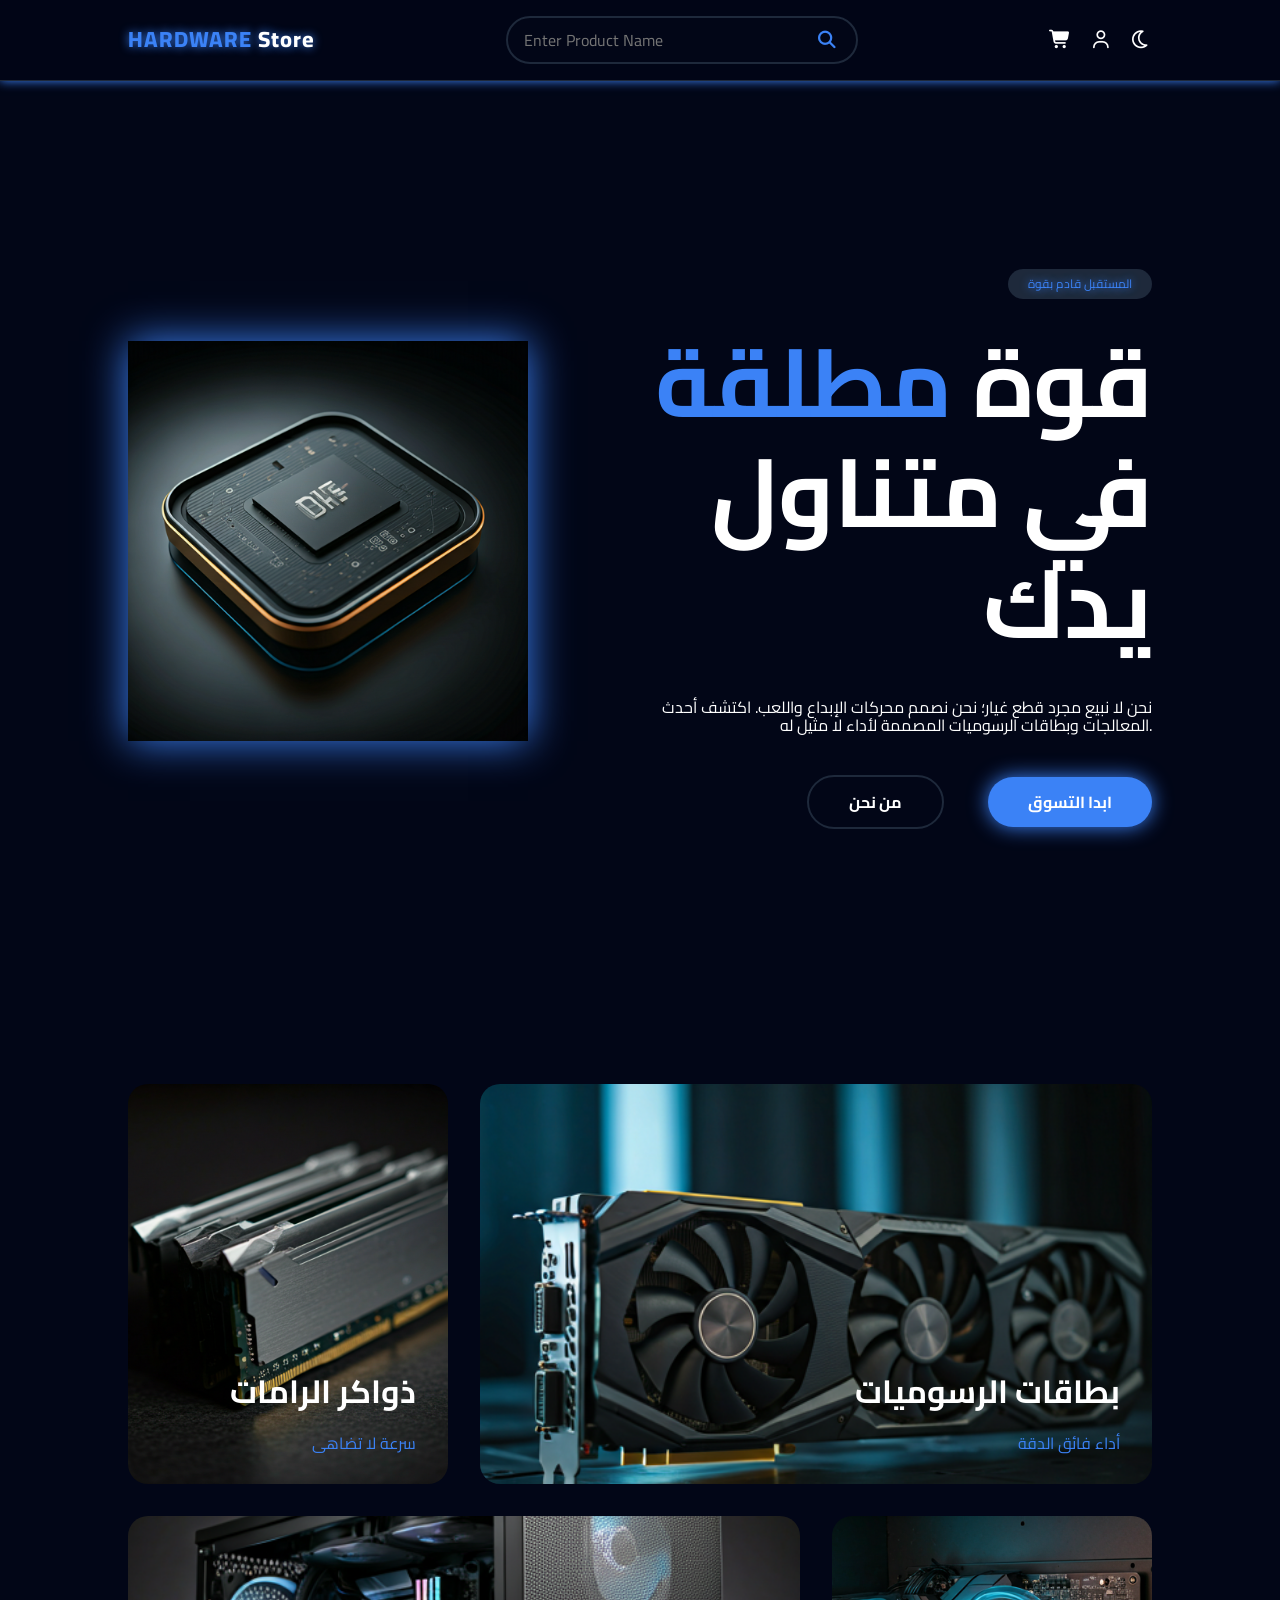
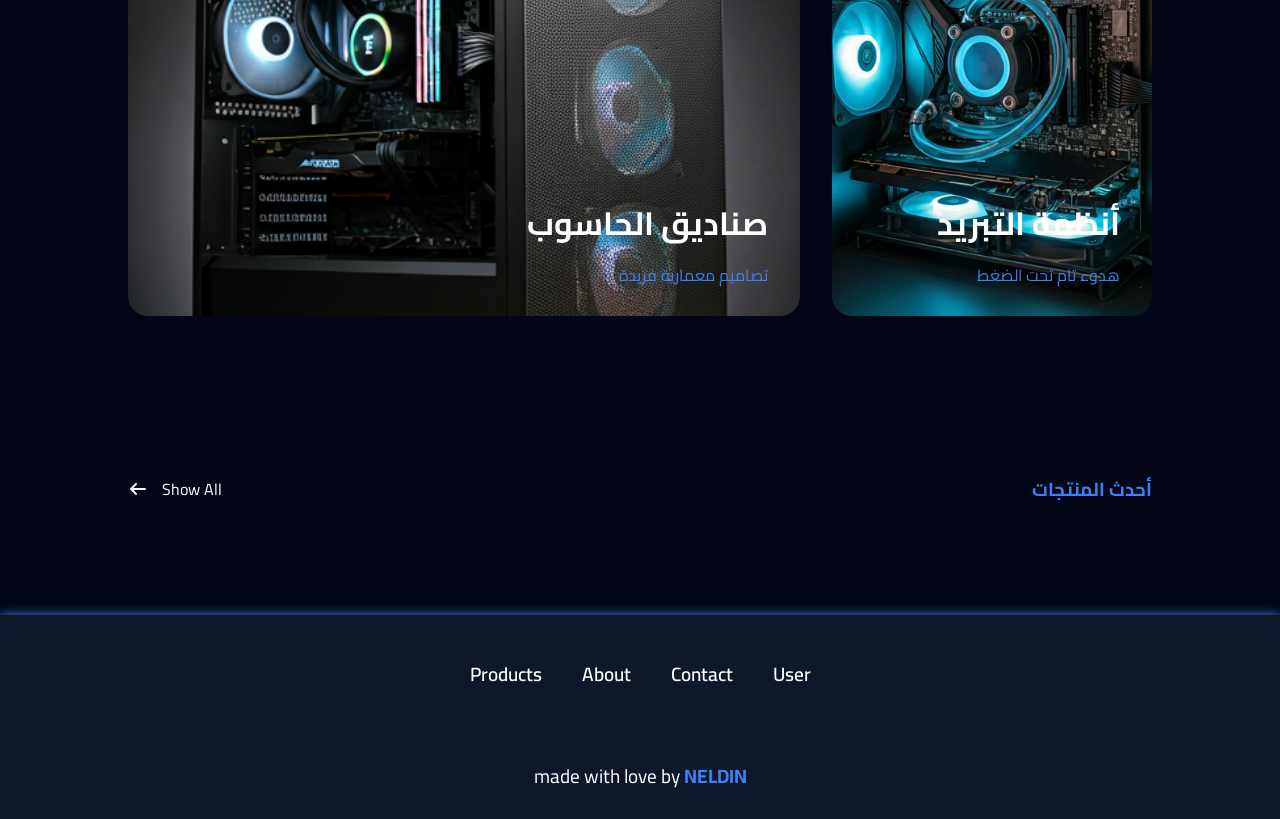
<file: index.html>
﻿<!doctype html>
<html lang="en">
  <head>
    <meta charset="UTF-8" />
    <meta name="viewport" content="width=device-width, initial-scale=1.0" />
    <!-- Global CSS -->
    <link rel="stylesheet" href="CSS/global.css" />
    <!-- Normalize library -->
    <link rel="stylesheet" href="CSS/normalize.css" />
    <!-- font link -->
    <link rel="preconnect" href="https://fonts.googleapis.com" />
    <link rel="preconnect" href="https://fonts.gstatic.com" crossorigin />
    <link
      href="https://fonts.googleapis.com/css2?family=Cairo:wght@200..1000&display=swap"
      rel="stylesheet"
    />
    <!-- Font Awesome library -->
    <link rel="stylesheet" href="CSS/all.min.css" />
    <!-- Navbar CSS -->
    <link rel="stylesheet" href="CSS/navbar.css" />
    <!-- Home CSS -->
    <link rel="stylesheet" href="CSS/home.css" />
    <!-- Component CSS -->
    <link rel="stylesheet" href="CSS/component.css" />
    <!-- Footer CSS -->
    <link rel="stylesheet" href="CSS/footer.css" />
    <!-- Cart CSS -->
    <link rel="stylesheet" href="CSS/cart.css" />
    <title>HARDWARE Store</title>
  </head>
  <body>
    <!-- start nav -->
    <nav>
      <div class="logo">
        <a href="index.html"><span>HARDWARE</span> Store</a>
      </div>
      <div class="search-bar">
        <input type="text" name="search-bar" placeholder="Enter Product Name" />
        <i class="fa-solid fa-magnifying-glass"></i>
      </div>
      <div class="icons">
        <a href="#"><i class="fa-solid fa-cart-shopping shopping"></i></a>
        <a href="#"><i class="fa-regular fa-user"></i></a>
        <a href="#"><i class="fa-regular fa-sun theme"></i></a>
      </div>
    </nav>
    <!-- end nav -->
    <!-- start cart -->
    <div class="cart">
      <div class="total-box">
        <div class="total">$0</div>
      </div>
      <div class="productsInCart">
      </div>
    </div>
    <!-- end cart -->
    <!-- start hero -->
    <section class="hero">
      <div class="container">
        <div class="photo">
          <div class="image reveal">
            <img src="img/hero.png" alt="hero" loading="lazy" />
          </div>
        </div>
        <div class="intro-text">
          <p class="reveal">المستقبل قادم بقوة</p>
          <h1 class="reveal">قوة <span>مطلقة</span> في متناول يدك</h1>
          <p class="reveal">
            نحن لا نبيع مجرد قطع غيار؛ نحن نصمم محركات الإبداع واللعب. اكتشف
            أحدث المعالجات وبطاقات الرسوميات المصممة لأداء لا مثيل له.
          </p>
          <div class="hero-btn">
            <button class="about reveal">
              <a href="about.html">من نحن</a>
            </button>
            <button class="start reveal">
              <a href="products.html">ابدا التسوق</a>
            </button>
          </div>
        </div>
      </div>
    </section>
    <!-- end hero -->
    <!-- start gallery -->
    <section class="gallery">
      <div class="container">
        <div class="photo-1 photo reveal">
          <img src="img/ram.png" alt="" />
          <div class="text">
            <h3>ذواكر الرامات</h3>
            <p>سرعة لا تضاهى</p>
          </div>
        </div>
        <div class="photo-2 photo reveal">
          <img src="img/gpu.png" alt="" />
          <div class="text">
            <h3>بطاقات الرسوميات</h3>
            <p>أداء فائق الدقة</p>
          </div>
        </div>
        <div class="photo-3 photo reveal">
          <img src="img/case.png" alt="" />
          <div class="text">
            <h3>صناديق الحاسوب</h3>
            <p>تصاميم معمارية فريدة</p>
          </div>
        </div>
        <div class="photo-4 photo reveal">
          <img src="img/cooler.png" alt="" />
          <div class="text">
            <h3>أنظمة التبريد</h3>
            <p>هدوء تام تحت الضغط</p>
          </div>
        </div>
      </div>
    </section>
    <!-- end gallery -->
    <!-- start recent products -->
    <section class="recent-products">
      <div class="text">
        <h3>أحدث المنتجات</h3>
        <a href="products.html"
          ><i class="fa-solid fa-arrow-left"></i> Show All
        </a>
      </div>
      <div class="card-container">
        
      </div>
    </section>
    <!-- end recent products -->
    <footer>
      <ul class="links">
        <li>
          <a href="products.html">Products</a>
        </li>
        <li>
          <a href="about.html">About</a>
        </li>
        <li>
          <a href="contact.html">Contact</a>
        </li>
        <li>
          <a href="user.html">User</a>
        </li>
      </ul>
      <div class="message">made with love by <span>NELDIN</span></div>
    </footer>
    <script src="JS/main.js"></script>
    <script src="JS/cart.js"></script>
    <script src="JS/products.js"></script>
  </body>
</html>
</file>
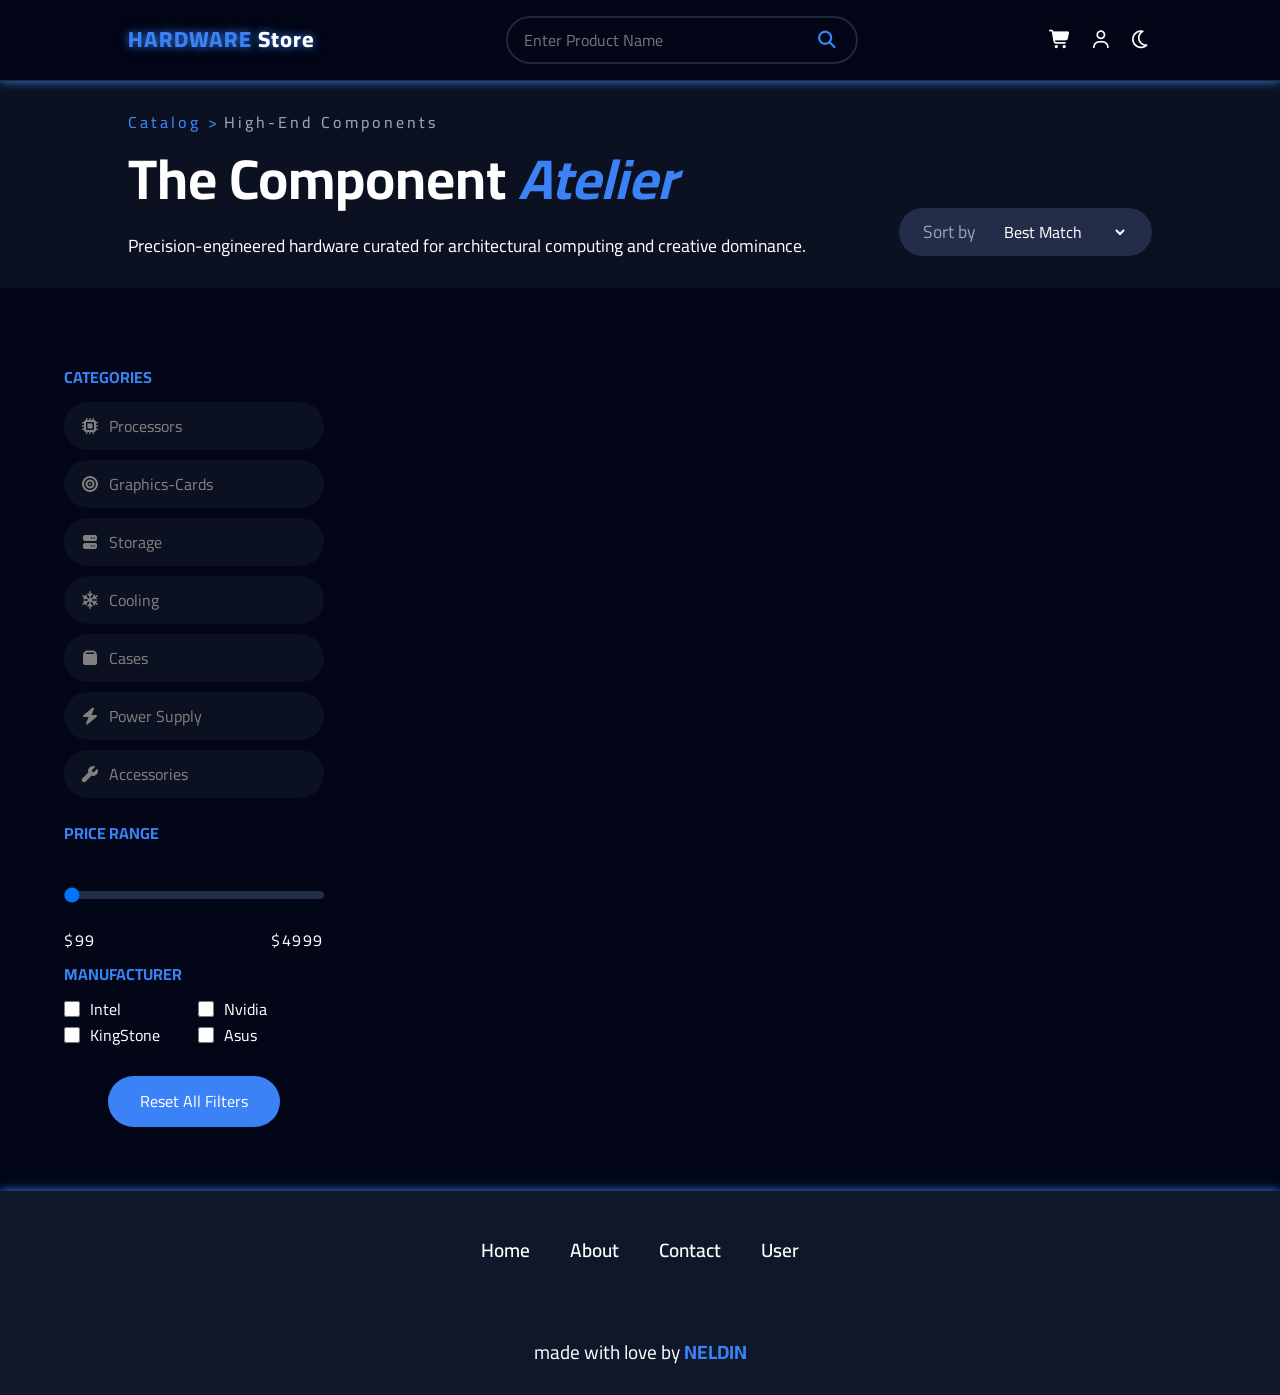
<file: products.html>
<!doctype html>
<html lang="en">
  <head>
    <meta charset="UTF-8" />
    <meta name="viewport" content="width=device-width, initial-scale=1.0" />
    <!-- Normalize library -->
    <link rel="stylesheet" href="CSS/normalize.css" />
    <!-- font link -->
    <link rel="preconnect" href="https://fonts.googleapis.com" />
    <link rel="preconnect" href="https://fonts.gstatic.com" crossorigin />
    <link
      href="https://fonts.googleapis.com/css2?family=Cairo:wght@200..1000&display=swap"
      rel="stylesheet"
    />
    <!-- Global CSS -->
    <link rel="stylesheet" href="CSS/global.css" />
    <!-- Font Awesome library -->
    <link rel="stylesheet" href="CSS/all.min.css" />
    <!-- Navbar CSS -->
    <link rel="stylesheet" href="CSS/navbar.css" />
    <!-- Component CSS -->
    <link rel="stylesheet" href="CSS/component.css" />
    <!-- Header Product CSS -->
    <link rel="stylesheet" href="CSS/headerProduct.css" />
    <!-- Filter Product CSS -->
    <link rel="stylesheet" href="CSS/filterProducts.css" />
    <!-- Footer Product CSS -->
    <link rel="stylesheet" href="CSS/footer.css" />
    <!-- Cart CSS -->
    <link rel="stylesheet" href="CSS/cart.css" />
    <title>Products</title>
  </head>
  <body>
    <!-- start nav -->
    <nav>
      <div class="logo">
        <a href="index.html"><span>HARDWARE</span> Store</a>
      </div>
      <div class="search-bar">
        <input
          type="text"
          name="search-bar"
          placeholder="Enter Product Name"
          class="search"
        />
        <i class="fa-solid fa-magnifying-glass"></i>
      </div>
      <div class="icons">
        <a href="#"><i class="fa-solid fa-cart-shopping shopping"></i></a>
        <a href="#"><i class="fa-regular fa-user"></i></a>
        <a href="#"><i class="fa-regular fa-sun theme"></i></a>
      </div>
    </nav>
    <!-- end nav -->
    <!-- start cart -->
    <div class="cart">
      <div class="total-box">
        <div class="total">$0</div>
      </div>
      <div class="productsInCart">
      </div>
    </div>
    <!-- end cart -->
    <!-- start header -->
    <header>
      <div class="left-side">
        <div class="path">
          <span>Catalog </span>
          <span>></span>
          <span> High-End Components</span>
        </div>
        <h1>The Component <span>Atelier</span></h1>
        <p>
          Precision-engineered hardware curated for architectural computing and
          creative dominance.
        </p>
      </div>
      <div class="right-side">
        <label for="select">Sort by</label>
        <select class="select" id="select">
          <option>Best Match</option>
          <option>Price: high to low</option>
          <option>Price: low to high</option>
          <option>Newest Arrival</option>
        </select>
      </div>
    </header>
    <!-- end header -->
    <section class="products-container">
      <aside class="filters">
        <div class="categories-container">
          <h3>Categories</h3>
          <div class="categories">
            <button data-cat="Processors">
              <div class="iconAndName">
                <span><i class="fa-solid fa-microchip"></i></span>
                <span>Processors</span>
              </div>
              <span class="num">23</span>
            </button>
            <button data-cat="Graphics">
              <div class="iconAndName">
                <span><i class="fa-solid fa-bullseye"></i></span>
                <span>Graphics-Cards</span>
              </div>
              <span class="num">26</span>
            </button>
            <button data-cat="Storage">
              <div class="iconAndName">
                <span><i class="fa-solid fa-server"></i></span>
                <span>Storage</span>
              </div>
              <span class="num">12</span>
            </button>
            <button data-cat="Cooling">
              <div class="iconAndName">
                <span><i class="fa-regular fa-snowflake"></i></span>
                <span>Cooling</span>
              </div>
              <span class="num">10</span>
            </button>
            <button data-cat="Cases">
              <div class="iconAndName">
                <span><i class="fa-solid fa-box"></i></span>
                <span>Cases</span>
              </div>
              <span class="num">34</span>
            </button>
            <button data-cat="Powersupply">
              <div class="iconAndName">
                <span><i class="fa-solid fa-bolt"></i></span>
                <span>Power Supply</span>
              </div>
              <span class="num">34</span>
            </button>
            <button data-cat="Accessories">
              <div class="iconAndName">
                <span><i class="fa-solid fa-wrench"></i></span>
                <span>Accessories</span>
              </div>
              <span class="num">34</span>
            </button>
          </div>
        </div>
        <div class="price-range-container">
          <h3>Price Range</h3>
          <div class="range">
            <input
              type="range"
              min="99"
              max="4999"
              step="100"
              value="99"
              id="range"
            />
            <div class="range-numbers">
              <span class="min-range">$99</span>
              <span>$4999</span>
            </div>
          </div>
        </div>
        <div class="manufacturer-container">
          <h3>Manufacturer</h3>
          <div class="manufacturer">
            <label>
              <input type="checkbox" />
              Intel
            </label>
            <label>
              <input type="checkbox" />
              Nvidia
            </label>
            <label>
              <input type="checkbox" />
              KingStone
            </label>
            <label>
              <input type="checkbox" />
              Asus
            </label>
          </div>
        </div>
        <button class="btn" onclick="resetFilters()">Reset All Filters</button>
      </aside>
      <div class="products-cards"></div>
    </section>
    <footer>
      <ul class="links">
        <li>
          <a href="index.html">Home</a>
        </li>
        <li>
          <a href="about.html">About</a>
        </li>
        <li>
          <a href="contact.html">Contact</a>
        </li>
        <li>
          <a href="user.html">User</a>
        </li>
      </ul>
      <div class="message">made with love by <span>NELDIN</span></div>
    </footer>
    <script src="JS/cart.js"></script>
    <script src="JS/main.js"></script>
    <script src="JS/products.js"></script>
  </body>
</html>
</file>
<file: CSS/global.css>
* {
  box-sizing: border-box;
}
html {
  scroll-behavior: smooth;
}
:root {
  --bg-main: #020617;
  --bg-select: #232c49;
  --bg-card: #0f172a;
  --bg-products: #0b1120;
  --bg-num: rgb(216 226 255);
  --text-main: #ffffff;
  --text-muted: #94a3b8;
  --primary: #3b82f6;
  --border-color: #1e293b;
}

body.light-mode {
  --bg-main: #f8fafc;
  --bg-select: #ececec;
  --bg-card: #ffffff;
  --bg-products: #f8fafc;
  --bg-num: rgb(216 226 255);
  --text-main: #0f172a;
  --text-muted: #64748b;
  --border-color: #e2e8f0;
}
body {
  background-color: var(--bg-main);
  font-family: "cairo", sans-serif;
  transition:
    background-color 0.3s,
    color 0.3s;
  -webkit-transition:
    background-color 0.3s,
    color 0.3s;
  -moz-transition:
    background-color 0.3s,
    color 0.3s;
  -ms-transition:
    background-color 0.3s,
    color 0.3s;
  -o-transition:
    background-color 0.3s,
    color 0.3s;
}
ul {
  padding: 0;
  margin: 0;
  list-style: none;
}
</file>
<file: CSS/navbar.css>
a {
  text-decoration: none;
  color: var(--text-main);
}
nav {
  display: flex;
  align-items: center;
  justify-content: space-between;
  background-color: color-mix(in srgb, var(--bg-main), transparent 20%);
  color: var(--text-main);
  padding: 1rem 10%;
  box-shadow: 0 0 10px var(--primary);
  border-bottom: 1px solid var(--border-color);
  position: sticky;
  top: 0;
  left: 0;
  z-index: 1000;
  backdrop-filter: blur(10px);
}
nav .logo {
  font-weight: 800;
  font-size: 22px;
  letter-spacing: 1px;
  text-shadow: 0 0 10px var(--primary);
}
nav .logo span {
  color: var(--primary);
}
nav .search-bar {
  position: relative;
  display: flex;
  align-items: center;
  justify-content: center;
}
nav .search-bar input {
  padding: 0.8rem 3.5rem 0.8rem 1rem;
  border-radius: 50px;
  -webkit-border-radius: 50px;
  -moz-border-radius: 50px;
  -ms-border-radius: 50px;
  -o-border-radius: 50px;
  width: 22rem;
  background-color: var(--bg-main);
  border: 2px solid var(--border-color);
  outline: none;
  color: var(--text-main);
  caret-color: var(--primary);
  transition: 0.3s all ease-in-out;
  -webkit-transition: 0.3s all ease-in-out;
  -moz-transition: 0.3s all ease-in-out;
  -ms-transition: 0.3s all ease-in-out;
  -o-transition: 0.3s all ease-in-out;
}
nav .search-bar input:focus {
  border-color: var(--primary);
  box-shadow: 0 0 10px var(--primary);
}
nav .search-bar i {
  position: absolute;
  right: 20px;
  color: var(--primary);
  pointer-events: none;
  font-size: 1.1rem;
  background: none;
}
nav .icons {
  display: flex;
  justify-content: space-between;
  font-size: 18px;
  gap: 1.1rem;
}
nav .icons i {
  cursor: pointer;
  transition: 0.3s;
  -webkit-transition: 0.3s;
  -moz-transition: 0.3s;
  -ms-transition: 0.3s;
  -o-transition: 0.3s;
}
nav .icons i:hover {
  color: var(--primary);
  text-shadow: 0 0 8px var(--primary);
  transform: scale(1.1);
  -webkit-transform: scale(1.1);
  -moz-transform: scale(1.1);
  -ms-transform: scale(1.1);
  -o-transform: scale(1.1);
}
@media (max-width: 991px) {
  nav {
    padding: 1.5rem 1rem;
    position: relative;
  }
  nav .logo {
    font-size: 18px;
  }
  nav .search-bar {
    display: none;
  }
}
</file>
<file: CSS/home.css>
.hero {
  min-height: auto;
  background-color: var(--bg-main);
  padding-top: 6rem;
  padding-bottom: 6rem;
  color: var(--text-main);
}
.hero .container {
  display: flex;
  align-items: center;
  justify-content: space-between;
  padding: 5rem 10%;
}
.hero .intro-text {
  text-align: right;
  flex: 1;
}
.hero .intro-text p:first-child {
  color: var(--primary);
  display: inline-block;
  width: 9rem;
  padding: 0.5rem 1rem;
  background-color: var(--border-color);
  text-align: center;
  border-radius: 1rem;
  -webkit-border-radius: 1rem;
  -moz-border-radius: 1rem;
  -ms-border-radius: 1rem;
  -o-border-radius: 1rem;
  font-size: 12px;
  margin-left: auto;
  text-shadow: 0 0 8px var(--primary);
}
.hero .intro-text h1 {
  font-size: clamp(2.5rem, 8vw, 6rem);
  margin: 1rem 0 2.5rem;
}
.hero .intro-text h1 span {
  color: var(--primary);
}
.hero .intro-text p:last-child {
  margin: 0;
  color: var(--text-muted);
  max-width: 40rem;
  display: inline-block;
}
.hero .intro-text button {
  padding: 1rem 2.5rem;
  border-radius: 30px;
  -webkit-border-radius: 30px;
  -moz-border-radius: 30px;
  -ms-border-radius: 30px;
  -o-border-radius: 30px;
  text-align: center;
  margin-left: 2.5rem;
  font-weight: bold;
  margin-top: 1.5rem;
}
.hero .intro-text .about {
  background-color: var(--bg-main);
  color: var(--text-main);
  border: 2px solid var(--border-color);
  transition: 0.3s;
  -webkit-transition: 0.3s;
  -moz-transition: 0.3s;
  -ms-transition: 0.3s;
  -o-transition: 0.3s;
}
.hero .intro-text .start {
  background-color: var(--primary);
  color: var(--text-main);
  border: none;
  box-shadow: 0 0 20px var(--primary);
  transition: 0.3s;
  -webkit-transition: 0.3s;
  -moz-transition: 0.3s;
  -ms-transition: 0.3s;
  -o-transition: 0.3s;
}
.hero .intro-text .start:hover {
  box-shadow: 0 0 30px var(--primary);
}
.hero .intro-text .about:hover {
  box-shadow: 0 0 20px var(--primary);
}
.hero .photo {
  flex: 1;
  text-align: left;
}
.hero .photo img {
  box-shadow: 0 0 40px var(--primary);
  transition: transform 0.3s ease;
  width: 400px;
}
.hero .photo img:hover {
  transform: translateY(-10px) scale(1.02) rotate(5deg);
  -webkit-transform: translateY(-10px) scale(1.02) rotate(5deg);
  -moz-transform: translateY(-10px) scale(1.02) rotate(5deg);
  -ms-transform: translateY(-10px) scale(1.02) rotate(5deg);
  -o-transform: translateY(-10px) scale(1.02) rotate(5deg);
}
@media (max-width: 991px) {
  .hero {
    min-height: fit-content;
  }
  .hero .container {
    flex-direction: column-reverse;
    padding: 0 10%;
  }
  .hero .intro-text {
    display: flex;
    flex-direction: column;
    align-items: flex-end;
  }
  .hero .intro-text p {
    margin: 0;
  }
  .hero .intro-text p:last-child {
    max-width: 100%;
  }
  .hero .hero-btn {
    display: flex;
    flex-direction: column-reverse;
    align-items: end;
  }
  .hero .hero-btn button {
    width: 11rem;
    margin-left: 0;
  }
  .hero .photo img {
    margin-top: 5rem;
  }
}
@media (max-width: 767px) {
  .hero .photo img {
    display: none;
  }
}
.gallery {
  background-color: var(--bg-main);
  padding: 5rem 10%;
  margin-top: -1px;
}
.gallery .container {
  display: grid;
  grid-template-columns: repeat(3, 1fr);
  grid-auto-rows: 400px;
  gap: 2rem;
}
.gallery .container .photo {
  position: relative;
  border-radius: 20px;
  -webkit-border-radius: 20px;
  -moz-border-radius: 20px;
  -ms-border-radius: 20px;
  -o-border-radius: 20px;
  overflow: hidden;
}
.gallery .container .photo-1,
.gallery .container .photo-4 {
  grid-column: span 1;
}
.gallery .container .photo-2,
.gallery .container .photo-3 {
  grid-column: span 2;
}
.gallery .container .photo img {
  width: 100%;
  height: 100%;
  object-fit: cover;
  display: block;
  transition: 0.5s;
  -webkit-transition: 0.5s;
  -moz-transition: 0.5s;
  -ms-transition: 0.5s;
  -o-transition: 0.5s;
}
.gallery .container .photo:hover img {
  transform: scale(1.1);
  -webkit-transform: scale(1.1);
  -moz-transform: scale(1.1);
  -ms-transform: scale(1.1);
  -o-transform: scale(1.1);
}
.gallery .text {
  position: absolute;
  bottom: 2rem;
  right: 2rem;
  text-align: right;
}
.gallery h3 {
  color: white;
  font-size: 2rem;
  margin: 0 0 1.5rem 0;
}
.gallery p {
  color: var(--primary);
  font-size: 1rem;
  margin: 0;
}
@media (max-width: 991px) {
  .gallery .container {
    grid-template-columns: repeat(1, 1fr);
  }
  .gallery .container .photo {
    grid-column: span 1;
  }
}
.recent-products {
  padding: 4rem 10%;
}
.recent-products .text {
  display: flex;
  align-items: center;
  justify-content: space-between;
  flex-direction: row-reverse;
}
.recent-products .text h3 {
  color: var(--primary);
}
.recent-products .text a {
  display: inline-block;
  transition: 0.3s;
  -webkit-transition: 0.3s;
  -moz-transition: 0.3s;
  -ms-transition: 0.3s;
  -o-transition: 0.3s;
}
.recent-products .text a:hover {
  transform: translateX(-15px);
  -webkit-transform: translateX(-15px);
  -moz-transform: translateX(-15px);
  -ms-transform: translateX(-15px);
  -o-transform: translateX(-15px);
}
.recent-products .text i {
  margin-right: 10px;
}
.card-container {
  display: grid;
  grid-template-columns: repeat(4, minmax(0, 1fr));
  gap: 2rem;
  margin-top: 2rem;
}
.card-container .product-card {
  border-radius: 30px;
  -webkit-border-radius: 30px;
  -moz-border-radius: 30px;
  -ms-border-radius: 30px;
  -o-border-radius: 30px;
  overflow: hidden;
  background-color: var(--bg-card);
  color: var(--text-main);
  box-shadow: 0 0 10px var(--bg-select);
  transition: 0.5s;
  -webkit-transition: 0.5s;
  -moz-transition: 0.5s;
  -ms-transition: 0.5s;
  -o-transition: 0.5s;
}
.card-container .product-card:hover {
  transform: scale(1.05);
  -webkit-transform: scale(1.05);
  -moz-transform: scale(1.05);
  -ms-transform: scale(1.05);
  -o-transform: scale(1.05);
}
.card-container .product-card .image {
  width: 100%;
  height: 18rem;
}
.card-container .product-card .image img {
  object-fit: cover;
  width: 100%;
  height: 100%;
  transition: 0.5s;
  -webkit-transition: 0.5s;
  -moz-transition: 0.5s;
  -ms-transition: 0.5s;
  -o-transition: 0.5s;
}
.card-container .product-card:hover img {
  transform: scale(1.1);
  -webkit-transform: scale(1.1);
  -moz-transform: scale(1.1);
  -ms-transform: scale(1.1);
  -o-transform: scale(1.1);
}
.card-container .product-card .product-details {
  padding: 2rem;
}
.card-container .product-card .product-details .categorie {
  display: flex;
  align-items: center;
  justify-content: space-between;
}
.card-container .product-card .product-details .categorie > span {
  color: var(--primary);
  font-weight: bold;
  font-size: 0.8rem;
}
.card-container .product-card .product-details .categorie i {
  color: gold;
}
.card-container .product-card h2 {
  font-size: 1.3rem;
  margin: 8px 0 20px;
}
.card-container .product-card .details {
  display: flex;
  justify-content: flex-start;
  align-items: center;
  gap: 1rem;
  margin: 1rem 0 2rem;
  color: var(--text-muted);
  font-size: 0.8rem;
}
.price {
  display: flex;
  align-items: center;
  justify-content: space-between;
}
.price > span {
  font-size: 1.6rem;
  font-weight: bold;
  color: var(--text-main);
}
.price button {
  border: none;
  background-color: var(--primary);
  color: white;
  padding: 1rem 1.5rem;
  position: relative;
  overflow: hidden;
  border-radius: 50px;
  -webkit-border-radius: 50px;
  -moz-border-radius: 50px;
  -ms-border-radius: 50px;
  -o-border-radius: 50px;
  font-size: 1.2rem;
  transition: all 0.4s cubic-bezier(0.175, 0.885, 0.32, 1.275);
  -webkit-transition: all 0.4s cubic-bezier(0.175, 0.885, 0.32, 1.275);
  -moz-transition: all 0.4s cubic-bezier(0.175, 0.885, 0.32, 1.275);
  -ms-transition: all 0.4s cubic-bezier(0.175, 0.885, 0.32, 1.275);
  -o-transition: all 0.4s cubic-bezier(0.175, 0.885, 0.32, 1.275);
  min-width: 55px;
}
.price button span:first-child {
  display: inline-block;
  transition: 0.3s all ease;
  -webkit-transition: 0.3s all ease;
  -moz-transition: 0.3s all ease;
  -ms-transition: 0.3s all ease;
  -o-transition: 0.3s all ease;
}
.price button span:last-child {
  display: block;
  opacity: 0;
  position: absolute;
  white-space: nowrap;
  transform: translate(-50%, 20px);
  -webkit-transform: translate(-50%, 20px);
  -moz-transform: translate(-50%, 20px);
  -ms-transform: translate(-50%, 20px);
  -o-transform: translate(-50%, 20px);
  transition: 0.3s;
  -webkit-transition: 0.3s;
  -moz-transition: 0.3s;
  -ms-transition: 0.3s;
  -o-transition: 0.3s;
  top: 50%;
  left: 50%;
}
.price button:hover {
  min-width: 140px;
  padding: 1rem 2rem;
}
.price button:hover span:first-child {
  opacity: 0;
  transform: translateY(-20px);
  -webkit-transform: translateY(-20px);
  -moz-transform: translateY(-20px);
  -ms-transform: translateY(-20px);
  -o-transform: translateY(-20px);
}
.price button:hover span:last-child {
  opacity: 1;
  transform: translate(-50%, -50%);
  -webkit-transform: translate(-50%, -50%);
  -moz-transform: translate(-50%, -50%);
  -ms-transform: translate(-50%, -50%);
  -o-transform: translate(-50%, -50%);
}
@media (max-width: 1200px) {
  .recent-products {
    padding: 4rem 5%;
  }
  .card-container {
    grid-template-columns: repeat(3, minmax(0, 1fr));
  }
}

@media (max-width: 991px) {
  .recent-products {
    padding: 4rem 5%;
  }
  .card-container {
    grid-template-columns: repeat(2, minmax(0, 1fr));
  }
  .recent-products .text {
    align-items: center;
    gap: 1rem;
  }
}

@media (max-width: 756px) {
  .recent-products {
    padding: 2rem 5%;
  }
  .card-container {
    grid-template-columns: repeat(auto-fill, minmax(280px, 1fr));
  }
  .card-container .product-card .image {
    height: 15rem;
  }
  .card-container .product-card .product-details {
    padding: 1.5rem;
  }
  .card-container .product-card h2 {
    font-size: 1.1rem;
  }
  .price > span {
    font-size: 1.4rem;
  }
  .price button {
    font-size: 1rem;
    padding: 0.8rem 1.2rem;
  }
  .price button:hover {
    min-width: 120px;
    padding: 0.8rem 1.5rem;
  }
}

@media (max-width: 480px) {
  .card-container {
    grid-template-columns: 1fr;
  }
  .card-container .product-card .image {
    height: 12rem;
  }
  .card-container .product-card .product-details {
    padding: 1rem;
  }
  .card-container .product-card h2 {
    font-size: 1rem;
  }
  .card-container .product-card .details {
    flex-direction: column;
    align-items: flex-start;
    gap: 0.5rem;
  }
  .price {
    flex-direction: column;
    align-items: flex-start;
    gap: 0.5rem;
  }
  .price > span {
    font-size: 1.2rem;
    margin-bottom: 1rem;
  }
  .price button {
    width: 100%;
    min-width: unset;
  }
  .price button:hover {
    min-width: unset;
    width: 100%;
  }
}
</file>
<file: CSS/component.css>
.products-container {
  display: grid;
  grid-template-columns: minmax(220px, 260px) 1fr;
  gap: 2rem;
  padding: 4rem 5%;
}
@media (max-width: 991px) {
  .products-container {
    grid-template-columns: 1fr;
    padding: 2rem 5%;
  }
}
@media (max-width: 756px) {
  .products-container h3 {
    margin-top: 0;
  }
}
.products-cards {
  display: grid;
  grid-template-columns: repeat(auto-fill, minmax(260px, 1fr));
  gap: 2rem;
  width: 100%;
}
.products-cards .product-card {
  border-radius: 30px;
  -webkit-border-radius: 30px;
  -moz-border-radius: 30px;
  -ms-border-radius: 30px;
  -o-border-radius: 30px;
  overflow: hidden;
  background-color: var(--bg-card);
  color: var(--text-main);
  box-shadow: 0 0 10px var(--bg-select);
  transition: 0.5s;
  -webkit-transition: 0.5s;
  -moz-transition: 0.5s;
  -ms-transition: 0.5s;
  -o-transition: 0.5s;
  will-change: transform;
}
.products-cards .product-card:hover {
  transform: scale(1.02);
  -webkit-transform: scale(1.02);
  -moz-transform: scale(1.02);
  -ms-transform: scale(1.02);
  -o-transform: scale(1.02);
}
@media (max-width: 991px) {
  .products-cards .product-card:hover {
    transform: scale(1);
    -webkit-transform: scale(1);
    -moz-transform: scale(1);
    -ms-transform: scale(1);
    -o-transform: scale(1);
  }
}
.products-cards .product-card .image {
  width: 100%;
  aspect-ratio: 4 / 3;
}
.products-cards .product-card .image img {
  object-fit: cover;
  width: 100%;
  height: 100%;
  transition: 0.5s;
  -webkit-transition: 0.5s;
  -moz-transition: 0.5s;
  -ms-transition: 0.5s;
  -o-transition: 0.5s;
}
.products-cards .product-card:hover img {
  transform: scale(1.02);
  -webkit-transform: scale(1.02);
  -moz-transform: scale(1.02);
  -ms-transform: scale(1.02);
  -o-transform: scale(1.02);
}
@media (max-width: 991px) {
  .products-cards .product-card:hover img {
    transform: scale(1);
    -webkit-transform: scale(1);
    -moz-transform: scale(1);
    -ms-transform: scale(1);
    -o-transform: scale(1);
  }
}
.products-cards .product-card .product-details {
  padding: 2rem;
}
.products-cards .product-card .product-details .category {
  display: flex;
  align-items: center;
  justify-content: space-between;
}
.products-cards .product-card .product-details .category > span {
  color: var(--primary);
  font-weight: bold;
  font-size: 0.8rem;
}
.products-cards .product-card .product-details .category i {
  color: gold;
}
.products-cards .product-card h2 {
  font-size: 1.3rem;
  margin: 8px 0 20px;
}
.products-cards .product-card .details {
  display: flex;
  justify-content: flex-start;
  align-items: center;
  gap: 1rem;
  margin: 1rem 0 2rem;
  color: var(--text-muted);
  font-size: 0.8rem;
}
.price {
  display: flex;
  align-items: center;
  justify-content: space-between;
}
.price > span {
  font-size: 1.6rem;
  font-weight: bold;
  color: var(--text-main);
}
.price button {
  border: none;
  background-color: var(--primary);
  color: white;
  padding: 1rem 1.5rem;
  position: relative;
  overflow: hidden;
  border-radius: 50px;
  -webkit-border-radius: 50px;
  -moz-border-radius: 50px;
  -ms-border-radius: 50px;
  -o-border-radius: 50px;
  font-size: 1.2rem;
  transition: all 0.4s cubic-bezier(0.175, 0.885, 0.32, 1.275);
  -webkit-transition: all 0.4s cubic-bezier(0.175, 0.885, 0.32, 1.275);
  -moz-transition: all 0.4s cubic-bezier(0.175, 0.885, 0.32, 1.275);
  -ms-transition: all 0.4s cubic-bezier(0.175, 0.885, 0.32, 1.275);
  -o-transition: all 0.4s cubic-bezier(0.175, 0.885, 0.32, 1.275);
  min-width: 55px;
  cursor: pointer;
}
.price button span:first-child {
  display: inline-block;
  transition: 0.3s all ease;
  -webkit-transition: 0.3s all ease;
  -moz-transition: 0.3s all ease;
  -ms-transition: 0.3s all ease;
  -o-transition: 0.3s all ease;
}
.price button span:last-child {
  display: block;
  opacity: 0;
  position: absolute;
  white-space: nowrap;
  transform: translate(-50%, 20px);
  -webkit-transform: translate(-50%, 20px);
  -moz-transform: translate(-50%, 20px);
  -ms-transform: translate(-50%, 20px);
  -o-transform: translate(-50%, 20px);
  transition: 0.3s;
  -webkit-transition: 0.3s;
  -moz-transition: 0.3s;
  -ms-transition: 0.3s;
  -o-transition: 0.3s;
  top: 50%;
  left: 50%;
}
.price button:hover {
  min-width: 120px;
  padding: 1rem 2rem;
}
.price button:hover span:first-child {
  opacity: 0;
  transform: translateY(-20px);
  -webkit-transform: translateY(-20px);
  -moz-transform: translateY(-20px);
  -ms-transform: translateY(-20px);
  -o-transform: translateY(-20px);
}
.price button:hover span:last-child {
  opacity: 1;
  transform: translate(-50%, -50%);
  -webkit-transform: translate(-50%, -50%);
  -moz-transform: translate(-50%, -50%);
  -ms-transform: translate(-50%, -50%);
  -o-transform: translate(-50%, -50%);
}
</file>
<file: CSS/footer.css>
footer {
  background-color: var(--bg-card);
  color: var(--text-main);
  padding: 2rem 10%;
  box-shadow: 0 0 10px var(--primary);
}
footer .links {
  display: flex;
  align-items: center;
  justify-content: center;
  gap: 2.5rem;
  margin-top: 1rem;
  margin-bottom: 5rem;
  font-size: 1.2rem;
  list-style: none;
  font-weight: 600;
}
@media (max-width: 756px) {
  footer .links {
    gap: 1.5rem;
  }
}
footer .links li a {
  position: relative;
  transition: 0.3s;
  -webkit-transition: 0.3s;
  -moz-transition: 0.3s;
  -ms-transition: 0.3s;
  -o-transition: 0.3s;
}
footer .links li a:hover {
  color: var(--primary);
  text-shadow: 0 0 10px var(--primary);
}
footer .links li a::before {
  content: "";
  position: absolute;
  left: 0;
  bottom: -5px;
  width: 0;
  height: 3px;
  background-color: var(--primary);
  transition: 0.3s;
  -webkit-transition: 0.3s;
  -moz-transition: 0.3s;
  -ms-transition: 0.3s;
  -o-transition: 0.3s;
  border-radius: 2px;
  -webkit-border-radius: 2px;
  -moz-border-radius: 2px;
  -ms-border-radius: 2px;
  -o-border-radius: 2px;
}
footer .links li a:hover:before {
  width: 100%;
}
footer .message {
  margin: 0 auto;
  text-align: center;
  font-size: 1.2rem;
  span {
    color: var(--primary);
    font-weight: bold;
  }
}
</file>
<file: CSS/cart.css>
.cart {
  position: fixed;
  height: calc(100vh - 80px);
  width: 450px;
  top: 80px;
  right: 450px;
  background-color: var(--bg-select);
  z-index: 1000;
  display: none;
  transition: 0.3s;
  -webkit-transition: 0.3s;
  -moz-transition: 0.3s;
  -ms-transition: 0.3s;
  -o-transition: 0.3s;
}
.cart.open {
  display: block;
  right: 0;
}
.cart .total-box {
  display: flex;
  align-items: center;
  justify-content: center;
  background-color: var(--bg-card);
  color: var(--text-main);
  border-bottom: 2px solid var(--border-color);
  box-shadow: 0 0 10px var(--border-color);
}
.cart .total-box .total {
  padding: 1rem;
  font-size: 1.2rem;
  font-weight: bold;
  letter-spacing: 5px;
}
.cart .productsInCart {
  display: flex;
  flex-direction: column;
  gap: 1rem;
  padding: 2rem 1rem;
}
.cart .productsInCart .productInCart {
  display: flex;
  width: 420px;
  height: 150px;
  border: 1px solid var(--bg-num);
  border-radius: 10px;
  -webkit-border-radius: 10px;
  -moz-border-radius: 10px;
  -ms-border-radius: 10px;
  -o-border-radius: 10px;
  padding: 1rem;
  overflow: hidden;
}
.cart .productsInCart .productInCart .image {
  margin-right: 1rem;
}
.cart .productsInCart .productInCart .image img {
  width: 120px;
  height: 120px;
  border-radius: 10px;
  -webkit-border-radius: 10px;
  -moz-border-radius: 10px;
  -ms-border-radius: 10px;
  -o-border-radius: 10px;
  object-fit: cover;
}
.cart .productsInCart .productInCart .product-details {
  display: flex;
  flex-direction: column;
  align-items: flex-start;
  height: fit-content;
}
.cart .productsInCart .productInCart .product-details h2 {
  margin: 0 0 0.5rem 0;
  font-size: 1.2rem;
  width: fit-content;
  display: block;
  text-align: start;
  color: var(--text-main);
}
.cart .productsInCart .productInCart .product-details .price span {
  margin: 0;
  font-size: 1rem;
  color: var(--text-muted);
  margin-bottom: 1rem;
}
.cart .productsInCart .productInCart .product-details .quantity {
  display: flex;
  align-items: center;
  gap: 1rem;
}
.cart .productsInCart .productInCart .product-details .quantity span {
  color: var(--text-main);
  font-size: 1.2rem;
  font-weight: bold;
}
.cart .productsInCart .productInCart .product-details .quantity button {
  background-color: var(--primary);
  color: var(--text-main);
  border: none;
  width: 30px;
  height: 30px;
  border-radius: 5px;
  -webkit-border-radius: 5px;
  -moz-border-radius: 5px;
  -ms-border-radius: 5px;
  -o-border-radius: 5px;
  display: flex;
  align-items: center;
  justify-content: center;
  cursor: pointer;
}
</file>
<file: CSS/headerProduct.css>
header {
  display: flex;
  align-items: flex-end;
  justify-content: space-between;
  padding: 2rem 10%;
  background-color: var(--bg-products);
}
header .left-side .path {
  font-size: 1rem;
  font-weight: 500;
}
header .left-side .path span {
  letter-spacing: 3px;
}
header .left-side .path span:first-child {
  color: var(--primary);
}
header .left-side .path span:nth-child(2) {
  color: var(--primary);
}
header .left-side .path span:last-child {
  color: var(--text-muted);
}
header .left-side h1 {
  color: var(--text-main);
  font-size: 3.5rem;
  margin: 1rem 0 1.5rem;
}
header .left-side h1 span {
  color: var(--primary);
  font-style: italic;
}
header .left-side p {
  font-size: 1.1rem;
  margin: 0;
  color: var(--text-main);
}
header .right-side {
  background-color: var(--bg-select);
  padding: 0.5rem 1.5rem;
  border-radius: 50px;
  -webkit-border-radius: 50px;
  -moz-border-radius: 50px;
  -ms-border-radius: 50px;
  -o-border-radius: 50px;
}
header .right-side label {
  color: var(--text-muted);
  margin-right: 20px;
  font-size: 1.1rem;
}
header .right-side select {
  border: none;
  background-color: var(--bg-select);
  color: var(--text-main);
  width: 8rem;
  outline: none;
  cursor: pointer;
}
@media (max-width: 991px) {
  header {
    flex-direction: column;
    align-items: center;
    padding: 2rem 5% 1rem;
  }
  header .left-side h1 {
    margin: 1.5rem 0;
  }
  header .right-side {
    margin: 30px auto 0;
  }
}
@media (max-width: 1200px) {
  header .left-side p {
    max-width: 28rem;
  }
  header .right-side label {
    margin-right: 0;
  }
}
</file>
<file: CSS/filterProducts.css>
.products-container aside {
  position: sticky;
  top: 80px;
}
@media (max-width: 991px) {
  .products-container aside {
    position: relative;
    top: 0;
  }
}
.products-container .filters {
  display: flex;
  flex-direction: column;
}
.products-container .filters h3 {
  text-align: left;
  color: var(--primary);
  text-transform: uppercase;
  font-size: 1rem;
}
@media (max-width: 756px) {
  .products-container .filters h3 {
    padding: 2rem 0;
  }
}
.products-container .filters .categories-container button {
  width: 100%;
  border: none;
  background-color: var(--bg-products);
  margin-bottom: 10px;
  color: grey;
  display: flex;
  justify-content: space-between;
  padding: 0.75rem 1rem;
  border-radius: 50px;
  -webkit-border-radius: 50px;
  -moz-border-radius: 50px;
  -ms-border-radius: 50px;
  -o-border-radius: 50px;
  line-height: 1.5;
  transition: 0.3s;
  -webkit-transition: 0.3s;
  -moz-transition: 0.3s;
  -ms-transition: 0.3s;
  -o-transition: 0.3s;
  align-items: center;
}
.products-container .filters .categories-container button:hover {
  margin-left: 10px;
  background-color: var(--bg-select);
}
.products-container .filters button.active {
  color: var(--primary);
  background-color: var(--bg-card);
  border: none;
  box-shadow: 0 3px 3px var(--border-color);
  transition: 0.5s;
  -webkit-transition: 0.5s;
  -moz-transition: 0.5s;
  -ms-transition: 0.5s;
  -o-transition: 0.5s;
}
.products-container .filters button.active:hover {
  margin-left: 0;
  color: var(--primary);
  background-color: var(--bg-card);
}
.products-container .filters button span:first-child {
  margin-right: 5px;
}
.products-container .filters button .num {
  padding: 3px 5px;
  background-color: var(--bg-num);
  border-radius: 50%;
  -webkit-border-radius: 50%;
  -moz-border-radius: 50%;
  -ms-border-radius: 50%;
  -o-border-radius: 50%;
  text-align: center;
  color: var(--primary);
  display: none;
}
.products-container .filters .categories-container button.active .num {
  display: block;
}
@media (max-width: 991px) {
  .products-container .filters .categories-container button:hover {
    margin-left: 0;
  }
}
.products-container .price-range-container input[type="range"] {
  width: 100%;
  border: none;
  outline: none;
  appearance: none;
  background-color: var(--bg-select);
  border-radius: 10px;
  -webkit-border-radius: 10px;
  -moz-border-radius: 10px;
  -ms-border-radius: 10px;
  -o-border-radius: 10px;
  height: 8px;
  margin: 2rem 0;
}
.products-container
  .price-range-container
  input[type="range"]::-webkit-slider-runnable-track {
  border: none;
}
.products-container .price-range-container input[type="range"]:focus {
  outline: none;
}
.products-container .price-range-container .range-numbers {
  display: flex;
  justify-content: space-between;
  align-items: center;
  color: var(--text-main);
  letter-spacing: 0.1rem;
}
.products-container .manufacturer-container .manufacturer {
  display: grid;
  grid-template-columns: repeat(2, 1fr);
  gap: 0.5rem;
}
.products-container .manufacturer-container .manufacturer label {
  display: flex;
  align-items: center;
  cursor: pointer;
  color: var(--text-main);
}
.products-container
  .manufacturer-container
  .manufacturer
  input[type="checkbox"] {
  width: 16px;
  height: 16px;
  margin-right: 10px;
}
.products-container aside .btn {
  padding: 1rem 2rem;
  display: block;
  color: white;
  background-color: var(--primary);
  width: fit-content;
  margin: 2rem auto 0;
  border-radius: 50px;
  -webkit-border-radius: 50px;
  -moz-border-radius: 50px;
  -ms-border-radius: 50px;
  -o-border-radius: 50px;
  transition: 0.3s;
  -webkit-transition: 0.3s;
  -moz-transition: 0.3s;
  -ms-transition: 0.3s;
  -o-transition: 0.3s;
  border: none;
}
.products-container aside .btn:hover {
  background-color: color-mix(in srgb, var(--primary), transparent 20%);
}
</file>
